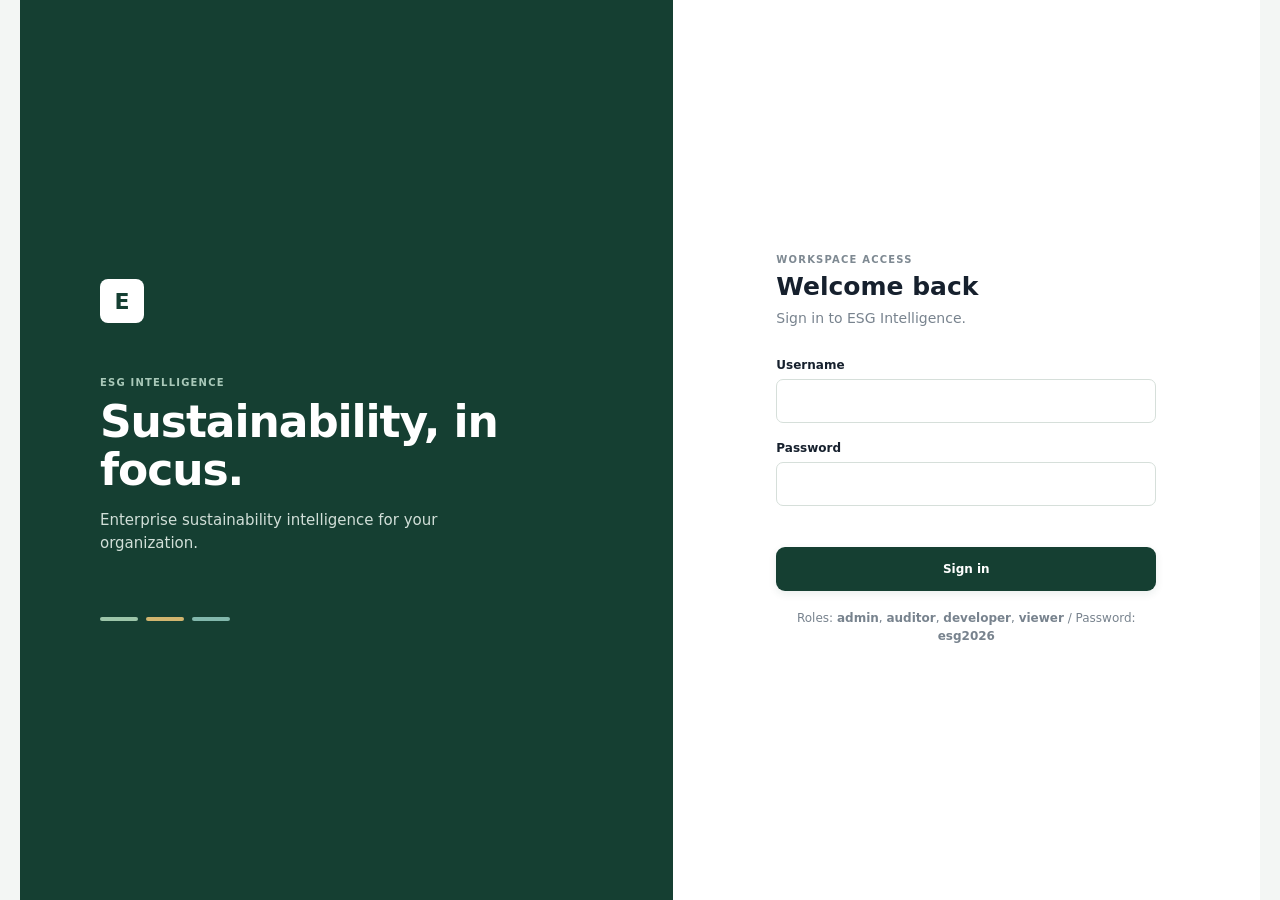
<file: integrated-frontend/index.html>
<!doctype html>
<html lang="en">
<head>
  <meta charset="UTF-8">
  <meta http-equiv="refresh" content="0; url=documents.html">
  <title>Document Intelligence — ESG Intelligence</title>
  <script>
    window.location.replace("documents.html");
  </script>
</head>
<body>
  <p>Loading Document Intelligence... If not redirected automatically, <a href="documents.html">click here</a>.</p>
</body>
</html>
</file>
<file: integrated-frontend/css/style.css>
*{box-sizing:border-box}html,body{margin:0;min-height:100%;font-family:Inter,ui-sans-serif,system-ui,-apple-system,BlinkMacSystemFont,"Segoe UI",sans-serif;color:#16202d;background:#f6f8f7}body{font-size:14px}button,input,select,textarea{font:inherit}button{cursor:pointer}a{text-decoration:none;color:inherit}.icon{font-size:16px;line-height:1}.muted{color:#78838e}.green-text{color:#16825a}.danger-text{color:#c34d4d}.warning-text{color:#a66b13}.blue-text{color:#3e70a8}.eyebrow{font-size:10px;letter-spacing:.12em;font-weight:800;color:#7e8992;margin-bottom:7px}h1,h2,h3,p{margin-top:0}h1{font-size:24px;letter-spacing:-.025em;margin-bottom:6px}h2{font-size:15px;margin-bottom:4px}h3{font-size:13px;margin-bottom:4px}p{color:#74808b;line-height:1.55}.page-content{max-width:1480px;margin:auto;padding:28px 32px 48px}.page-heading{display:flex;justify-content:space-between;align-items:flex-start;gap:24px;margin-bottom:24px}.page-heading p{margin-bottom:0}.btn{border:1px solid transparent;border-radius:9px;padding:9px 14px;font-weight:700;font-size:12px;display:inline-flex;gap:8px;align-items:center;justify-content:center;transition:.18s}.btn:hover{transform:translateY(-1px)}.btn-primary{background:#153f32;color:white;box-shadow:0 3px 8px #163f3217}.btn-primary:hover{background:#1b5644}.btn-secondary{background:#fff;border-color:#dce2df;color:#24322e}.btn-danger{background:#fff1f1;border-color:#f0d2d2;color:#b33d3d}.btn-ghost{background:transparent;border-color:transparent;color:#68757d}.btn:disabled{opacity:.55;cursor:not-allowed;transform:none}.card{background:#fff;border:1px solid #e4e9e6;border-radius:12px;box-shadow:0 3px 12px rgba(18,42,31,.035)}.score-grid{display:grid;grid-template-columns:repeat(4,1fr);gap:14px;margin-bottom:18px}.score-card{padding:17px 18px;position:relative;overflow:hidden}.score-top{display:flex;justify-content:space-between;align-items:center;color:#74808b;font-size:12px}.score-number{font-size:29px;font-weight:800;letter-spacing:-.04em;margin:10px 0 4px}.trend{font-size:11px;font-weight:700}.trend.up{color:#16825a}.trend.down{color:#c34d4d}.dashboard-grid{display:grid;grid-template-columns:2fr 1fr;gap:16px;margin-bottom:16px}.dashboard-grid.lower{grid-template-columns:1fr 1fr}.span-2{min-width:0}.section-head{display:flex;justify-content:space-between;gap:15px;align-items:flex-start;margin-bottom:15px}.section-head p{font-size:12px;margin-bottom:0}.mini-select{border:1px solid #e1e6e3;padding:7px 9px;border-radius:7px;font-size:11px;color:#64716d;background:#fafcfb}.text-link{font-size:12px;color:#187456;font-weight:700}.status-dot{width:8px;height:8px;border-radius:50%;display:inline-block}.status-dot.green{background:#43a77f}.line-chart{height:240px;position:relative;padding:8px 4px}.line-chart svg{width:100%;height:100%}.card{padding:18px}.risk-overview{display:grid;gap:9px}.risk-row{display:flex;justify-content:space-between;align-items:center;padding:10px 12px;border:1px solid #edf0ee;border-radius:8px}.risk-label{display:flex;gap:9px;align-items:center}.risk-count{font-weight:800}.finding-row,.recommendation-row{padding:12px 0;border-bottom:1px solid #edf0ee}.finding-row:last-child,.recommendation-row:last-child{border-bottom:0}.row-title{font-weight:750;font-size:12px}.row-meta{display:flex;gap:7px;align-items:center;flex-wrap:wrap;margin-top:6px}.badge{display:inline-flex;align-items:center;border-radius:999px;padding:4px 8px;font-size:10px;font-weight:800;border:1px solid transparent}.badge-high{background:#fff0ef;color:#b54343;border-color:#f1d1ce}.badge-medium{background:#fff7e8;color:#9b6819;border-color:#f0dfbb}.badge-low{background:#edf8f2;color:#287954;border-color:#cfe7d9}.badge-success{background:#edf8f2;color:#287954;border-color:#cfe7d9}.badge-processing{background:#edf4fb;color:#3d6f9d;border-color:#d5e3f1}.badge-neutral{background:#f3f5f4;color:#66736d;border-color:#e0e5e2}.table-wrap{overflow:auto;border:1px solid #e6ebe8;border-radius:10px}.data-table{width:100%;border-collapse:collapse;min-width:760px}.data-table th{text-align:left;background:#fafcfb;color:#78848c;font-size:10px;text-transform:uppercase;letter-spacing:.06em;padding:11px 13px;border-bottom:1px solid #e7ece9}.data-table td{padding:12px 13px;border-bottom:1px solid #edf0ef;font-size:12px;vertical-align:middle}.data-table tr:last-child td{border-bottom:0}.data-table tr:hover td{background:#fbfdfc}.empty-state{padding:42px;text-align:center;color:#7a868e;border:1px dashed #dce3df;border-radius:10px;background:#fbfcfc}.loading-state{padding:38px;text-align:center}.spinner{width:23px;height:23px;border:2px solid #dce6e1;border-top-color:#1d7959;border-radius:50%;animation:spin .8s linear infinite;margin:0 auto 10px}@keyframes spin{to{transform:rotate(360deg)}}.alert{padding:11px 13px;border-radius:8px;font-size:12px;margin-bottom:14px;border:1px solid}.alert-error{background:#fff4f3;color:#a83d3d;border-color:#f0d0cd}.alert-success{background:#f0faf4;color:#286e4f;border-color:#d1e8d9}.alert-info{background:#f1f7fc;color:#3e6f99;border-color:#d6e5f0}.grid-2{display:grid;grid-template-columns:1fr 1fr;gap:16px}.grid-3{display:grid;grid-template-columns:repeat(3,1fr);gap:14px}.metric{padding:15px;border:1px solid #e8ecea;border-radius:9px}.metric .value{font-size:22px;font-weight:800;margin-top:5px}.metric .label{font-size:11px;color:#7b868e}.progress{height:7px;border-radius:99px;background:#edf0ee;overflow:hidden}.progress>span{display:block;height:100%;border-radius:99px;background:#2c916d}.form-grid{display:grid;grid-template-columns:1fr 1fr;gap:15px}.field{display:flex;flex-direction:column;gap:6px}.field label{font-size:11px;font-weight:750;color:#58656d}.field input,.field select,.field textarea{width:100%;border:1px solid #dfe5e2;border-radius:8px;padding:10px 11px;outline:none;background:white;color:#26322f}.field input:focus,.field select:focus,.field textarea:focus{border-color:#76ae98;box-shadow:0 0 0 3px #4a9d7a14}.full{grid-column:1/-1}.toolbar{display:flex;gap:9px;align-items:center;flex-wrap:wrap}.toolbar .spacer{flex:1}.filter{border:1px solid #dfe5e2;border-radius:8px;background:#fff;padding:8px 10px;color:#65716e;font-size:11px}.tabs{display:flex;gap:4px;border-bottom:1px solid #e5eae7;margin-bottom:15px}.tab{padding:9px 12px;border:0;background:none;color:#7b858b;font-weight:700;font-size:11px;border-bottom:2px solid transparent}.tab.active{color:#195f48;border-bottom-color:#238260}.modal-backdrop{position:fixed;inset:0;background:#10231d4d;display:none;align-items:center;justify-content:center;z-index:100}.modal-backdrop.open{display:flex}.modal{background:white;border-radius:13px;max-width:760px;width:calc(100% - 32px);max-height:85vh;overflow:auto;box-shadow:0 20px 60px #0b21183d}.modal-head{padding:18px;border-bottom:1px solid #e8ecea;display:flex;justify-content:space-between}.modal-body{padding:18px}.toast-container{position:fixed;right:20px;bottom:20px;z-index:200;display:grid;gap:8px}.toast{background:#17372d;color:white;border-radius:9px;padding:11px 14px;font-size:12px;box-shadow:0 8px 24px #0002}.file-drop{border:1.5px dashed #bdd2c7;border-radius:10px;background:#f8fbf9;padding:20px;text-align:center}.file-drop.drag{background:#edf8f2;border-color:#2b906c}.file-drop input{display:none}.file-name{font-size:12px;font-weight:700;margin-top:9px}.evidence{background:#f8faf9;border:1px solid #e2e9e5;border-radius:9px;padding:12px}.evidence .quote{font-size:12px;line-height:1.6;color:#384640;margin-top:7px}.confidence{font-size:10px;color:#6e7a75;font-weight:700}.search-box{position:relative}.search-box input{width:240px;padding:9px 11px 9px 31px;border:1px solid #e0e5e3;border-radius:8px;background:#fff;font-size:11px}.search-box .search-icon{position:absolute;left:11px;top:8px;color:#87928d}.pill-count{background:#edf8f2;color:#2c7e5d;border-radius:999px;padding:3px 7px;font-size:9px;font-weight:800}.toggle{width:38px;height:21px;border-radius:99px;background:#cfd8d4;position:relative;border:0}.toggle.on{background:#2a8d69}.toggle:after{content:"";position:absolute;width:17px;height:17px;background:#fff;border-radius:50%;top:2px;left:2px;transition:.2s;box-shadow:0 1px 3px #0002}.toggle.on:after{left:19px}.code-block{font-family:"SFMono-Regular",Consolas,monospace;background:#17231f;color:#d9e7e0;padding:13px;border-radius:8px;font-size:11px;overflow:auto}.report-preview{background:#fff;border:1px solid #e2e7e4;border-radius:10px;min-height:400px}.report-cover{padding:28px;border-bottom:1px solid #e7ebe9}.report-section{padding:18px 28px;border-bottom:1px solid #edf0ee}.small{font-size:11px}.divider{height:1px;background:#e8ecea;margin:14px 0}
</file>
<file: integrated-frontend/css/layout.css>
:root{--sidebar:#111a25;--sidebar2:#182332;--sidebar-text:#b5bec8;--green:#2b8c69}.app-sidebar{position:fixed;left:0;top:0;bottom:0;width:236px;background:linear-gradient(180deg,#111a25,#0e1721);color:white;z-index:50;display:flex;flex-direction:column}.brand{padding:23px 19px 20px;border-bottom:1px solid #ffffff10}.brand-mark{width:30px;height:30px;border-radius:8px;background:#2b8c69;display:grid;place-items:center;font-weight:900;font-size:14px;margin-bottom:11px}.brand-title{font-size:13px;font-weight:800}.brand-sub{font-size:9px;color:#7f8c9a;margin-top:4px}.nav-label{font-size:9px;color:#667484;letter-spacing:.13em;font-weight:800;padding:20px 18px 8px}.side-nav{padding:0 9px;overflow:auto}.nav-item{display:flex;align-items:center;gap:10px;color:var(--sidebar-text);font-size:11px;font-weight:650;padding:9px 10px;border-radius:7px;margin:2px 0}.nav-item:hover{background:#ffffff08;color:white}.nav-item.active{background:#1b302b;color:#dff7eb;position:relative}.nav-item.active:before{content:"";position:absolute;left:-9px;top:5px;bottom:5px;width:2px;background:#4bb88e;border-radius:2px}.nav-icon{width:17px;text-align:center;color:#7e8b99;font-size:13px}.nav-item.active .nav-icon{color:#56ba91}.nav-badge{margin-left:auto;border-radius:99px;background:#263442;color:#d5dde3;font-size:8px;padding:3px 6px}.nav-badge.green{background:#1e4436;color:#83d3b2}.nav-badge.red{background:#572d31;color:#ff9e9e}.sidebar-bottom{margin-top:auto;padding:13px 12px;border-top:1px solid #ffffff0d}.profile-mini{display:flex;align-items:center;gap:9px;padding:8px}.avatar{width:30px;height:30px;border-radius:50%;background:#2c735b;color:white;display:grid;place-items:center;font-size:10px;font-weight:800}.profile-mini .name{font-size:10px;font-weight:750}.profile-mini .role{font-size:9px;color:#788592;margin-top:2px}.page-shell{margin-left:236px;min-height:100vh}.topbar{height:65px;background:#fff;border-bottom:1px solid #e7ebe9;display:flex;align-items:center;padding:0 30px;gap:18px;position:sticky;top:0;z-index:30}.top-title{font-size:12px;font-weight:800;color:#28352f;min-width:185px}.org-select{display:flex;align-items:center;gap:7px;font-size:11px;color:#5e6966;border-left:1px solid #e6eae8;padding-left:18px}.top-actions{margin-left:auto;display:flex;align-items:center;gap:11px}.top-icon{width:32px;height:32px;border:1px solid #e3e8e5;background:#fff;border-radius:8px;color:#66736e}.top-avatar{width:31px;height:31px;border-radius:50%;background:#d9eee5;color:#1e6d50;display:grid;place-items:center;font-size:9px;font-weight:800}.mobile-menu{display:none}.sidebar-overlay{display:none}@media(max-width:1050px){.app-sidebar{width:205px}.page-shell{margin-left:205px}.top-title{min-width:auto}.search-box input{width:180px}}@media(max-width:820px){.app-sidebar{transform:translateX(-100%);transition:.2s;width:236px}.app-sidebar.open{transform:translateX(0)}.page-shell{margin-left:0}.mobile-menu{display:inline-flex}.sidebar-overlay.open{display:block;position:fixed;inset:0;background:#0b161280;z-index:40}.topbar{padding:0 15px}.top-title{display:none}.org-select{border-left:0;padding-left:0}.search-box{display:none}.page-content{padding:22px 15px 35px}.score-grid{grid-template-columns:1fr 1fr}.dashboard-grid,.dashboard-grid.lower,.grid-2{grid-template-columns:1fr}.form-grid{grid-template-columns:1fr}.page-heading{flex-direction:column;gap:13px}.page-heading .btn{align-self:flex-start}.grid-3{grid-template-columns:1fr 1fr}}@media(max-width:520px){.score-grid,.grid-3{grid-template-columns:1fr}.topbar{height:58px}.page-content{padding-top:18px}h1{font-size:21px}.card{padding:14px}.top-actions .top-icon:nth-child(2){display:none}}
</file>
<file: integrated-frontend/css/components.css>
/* Reusable enterprise ESG components are defined in style.css. This file is intentionally kept separate so module-specific visual additions can be added safely. */
.kpi-strip{display:grid;grid-template-columns:repeat(4,1fr);gap:12px;margin-bottom:16px}
.kpi{padding:15px 16px;background:#fff;border:1px solid #e5eae7;border-radius:10px}.kpi-label{font-size:10px;color:#7b868d;text-transform:uppercase;letter-spacing:.05em}.kpi-value{font-size:24px;font-weight:850;margin:7px 0 2px}.kpi-note{font-size:10px;color:#7b868d}
.change-card{border:1px solid #e3e9e6;border-radius:10px;background:#fff;margin-bottom:12px;overflow:hidden}.change-head{padding:13px 15px;display:flex;justify-content:space-between;gap:12px;border-bottom:1px solid #edf0ee}.change-body{display:grid;grid-template-columns:1fr 1fr}.policy-pane{padding:14px;background:#fcfdfd}.policy-pane+.policy-pane{border-left:1px solid #e6ebe8}.pane-label{font-size:9px;font-weight:800;letter-spacing:.08em;color:#8a959a;margin-bottom:7px}.policy-text{font-size:12px;line-height:1.65;color:#35443e}.policy-text mark{background:#fff1a8;padding:1px 3px;border-radius:3px}.change-foot{padding:11px 15px;background:#fbfcfc;border-top:1px solid #edf0ee}.legend{display:flex;gap:12px;align-items:center;flex-wrap:wrap;font-size:10px;color:#6f7c77}.legend i{width:7px;height:7px;border-radius:50%;display:inline-block;margin-right:4px}.green-dot{background:#41a87e}.red-dot{background:#d86666}.amber-dot{background:#d59b37}.blue-dot{background:#578ab6}
@media(max-width:700px){.change-body{grid-template-columns:1fr}.policy-pane+.policy-pane{border-left:0;border-top:1px solid #e6ebe8}.kpi-strip{grid-template-columns:1fr 1fr}}

/* ─── Cloud & Carbon Module Styles (Member 4 Phase 1) ─── */
.kpi-strip-6{display:grid;grid-template-columns:repeat(6,1fr);gap:12px;margin-bottom:18px}
@media(max-width:1300px){.kpi-strip-6{grid-template-columns:repeat(3,1fr)}}
@media(max-width:680px){.kpi-strip-6{grid-template-columns:1fr 1fr}}
@media(max-width:440px){.kpi-strip-6{grid-template-columns:1fr}}

.chart-grid{display:grid;grid-template-columns:1fr 1fr;gap:16px}
@media(max-width:980px){.chart-grid{grid-template-columns:1fr}}

.file-preview-card{display:flex;align-items:center;justify-content:space-between;gap:12px;padding:12px 14px;background:#fff;border:1px solid #dfe5e2;border-radius:8px;margin-top:10px}
.file-preview-card .file-info{display:flex;align-items:center;gap:10px}
.file-preview-card .file-icon{width:32px;height:32px;border-radius:6px;background:#edf8f2;color:#287954;display:grid;place-items:center;font-weight:800;font-size:11px}

.flow-grid{display:grid;grid-template-columns:repeat(4,1fr);gap:12px}
@media(max-width:1050px){.flow-grid{grid-template-columns:repeat(2,1fr)}}
@media(max-width:560px){.flow-grid{grid-template-columns:1fr}}
.flow-step{background:#fafcfb;border:1px solid #e3e9e6;border-radius:10px;padding:14px;position:relative}
.flow-step .step-num{display:inline-block;width:20px;height:20px;border-radius:50%;background:#153f32;color:white;font-size:10px;font-weight:800;text-align:center;line-height:20px;margin-bottom:8px}
.flow-step h3{font-size:12px;font-weight:750;margin-bottom:6px;color:#24322e}
.flow-step p{font-size:11px;line-height:1.55;color:#67747e;margin:0}

.mini-bar-wrap{display:flex;align-items:center;gap:8px}
.mini-bar{width:60px;height:6px;background:#edf0ee;border-radius:3px;overflow:hidden}
.mini-bar-fill{height:100%;border-radius:3px;background:#2b8c69}
.mini-bar-fill.warn{background:#d59b37}
.mini-bar-fill.danger{background:#d86666}

.sortable-th{cursor:pointer;user-select:none;transition:background .15s}
.sortable-th:hover{background:#f1f6f3!important;color:#18533f}
.sort-indicator{font-size:9px;margin-left:4px;color:#879590}

.sample-chip{padding:4px 9px;border:1px solid #d5dfdb;background:#fff;border-radius:6px;font-size:10px;font-weight:600;color:#455550;cursor:pointer;transition:.15s}
.sample-chip:hover{background:#edf6f1;border-color:#2b8c69;color:#1b5644}

.chart-unavailable{height:180px;display:flex;flex-direction:column;align-items:center;justify-content:center;background:#fafcfb;border:1px dashed #e1e7e4;border-radius:8px;color:#87948e;font-size:11px;text-align:center;padding:20px}

/* ─── Unified Enterprise Dashboard Styles (Member 5 Phase 5D) ─── */
.module-health-strip{display:grid;grid-template-columns:repeat(5,1fr);gap:12px;margin-bottom:18px}
@media(max-width:1200px){.module-health-strip{grid-template-columns:repeat(3,1fr)}}
@media(max-width:768px){.module-health-strip{grid-template-columns:1fr 1fr}}
@media(max-width:480px){.module-health-strip{grid-template-columns:1fr}}
.module-card{background:#fff;border:1px solid #e3e9e6;border-radius:10px;padding:12px 14px;display:flex;flex-direction:column;justify-content:space-between}
.module-card-head{display:flex;justify-content:space-between;align-items:center;margin-bottom:8px}
.module-card-name{font-size:11px;font-weight:800;color:#24322e}
.module-card-badges{display:flex;gap:5px;align-items:center;flex-wrap:wrap}
.module-card-note{font-size:10px;color:#74808b;line-height:1.45;margin-top:6px}
.dashboard-toolbar{display:flex;align-items:center;justify-content:space-between;gap:12px;background:#fff;border:1px solid #e4e9e6;border-radius:10px;padding:10px 14px;margin-bottom:18px;flex-wrap:wrap}
.dashboard-filter-group{display:flex;align-items:center;gap:10px;flex-wrap:wrap}
.dashboard-filter-group label{font-size:11px;font-weight:750;color:#5c6972}
.badge-online{background:#edf8f2;color:#287954;border-color:#cfe7d9}
.badge-offline{background:#fbf0f0;color:#a83d3d;border-color:#f1d1ce}
.badge-degraded{background:#fff7e8;color:#9b6819;border-color:#f0dfbb}
.badge-not-evaluated{background:#f1f4f6;color:#697882;border-color:#dce3e7}
.badge-not-assessed{background:#f1f4f6;color:#697882;border-color:#dce3e7}
.badge-no-session{background:#f5f4fa;color:#625c84;border-color:#e1def0}
.badge-active{background:#edf8f2;color:#287954;border-color:#cfe7d9}
.deep-dive-grid{display:grid;grid-template-columns:repeat(4,1fr);gap:14px;margin-bottom:18px}
@media(max-width:1100px){.deep-dive-grid{grid-template-columns:repeat(2,1fr)}}
@media(max-width:580px){.deep-dive-grid{grid-template-columns:1fr}}
.deep-dive-card{background:#fff;border:1px solid #e4e9e6;border-radius:10px;padding:14px}
.deep-dive-card h3{font-size:12px;font-weight:800;color:#263430;margin-bottom:6px;display:flex;align-items:center;justify-content:space-between}
.deep-dive-metric{font-size:20px;font-weight:850;color:#153f32;margin:6px 0}
.deep-dive-desc{font-size:11px;color:#74808b;line-height:1.45;margin:0}

/* ─── Platform Audit & Notification Styles (Member 5 Phase 5F) ─── */
.notif-btn{position:relative}
.notif-badge{position:absolute;top:-4px;right:-4px;background:#d84949;color:#fff;border-radius:10px;font-size:9px;font-weight:800;padding:1px 5px;line-height:1;min-width:14px;text-align:center;box-shadow:0 0 0 2px #fff}
.notif-panel{position:fixed;top:66px;right:24px;width:400px;max-height:560px;background:#fff;border:1px solid #dfe5e2;border-radius:12px;box-shadow:0 12px 36px rgba(17,26,37,.14);z-index:999;display:flex;flex-direction:column;overflow:hidden}
.notif-panel-head{padding:12px 16px;border-bottom:1px solid #edf1ef;display:flex;align-items:center;justify-content:space-between;background:#fcfdfd}
.notif-panel-head h3{font-size:13px;font-weight:800;color:#24322e;margin:0}
.notif-panel-body{overflow-y:auto;max-height:440px;padding:8px}
.notif-item{padding:10px 12px;border-radius:8px;border:1px solid #edf1ef;margin-bottom:6px;transition:.15s;background:#fff;display:flex;flex-direction:column;gap:4px;position:relative}
.notif-item.unread{background:#f6fbf9;border-color:#d4ebe0}
.notif-item:hover{background:#f9fbfb}
.notif-meta{display:flex;align-items:center;gap:6px;font-size:10px}
.notif-time{font-size:10px;color:#8a969f;margin-left:auto}
.notif-title{font-size:12px;font-weight:750;color:#24322e}
.notif-msg{font-size:11px;color:#5a6872;line-height:1.4}
.notif-actions{display:flex;align-items:center;gap:8px;margin-top:4px}
.notif-actions a{font-size:11px;color:#2b8c69;font-weight:700;text-decoration:none}
.notif-actions button{font-size:10px;padding:2px 7px;border-radius:4px;background:#edf3f0;border:1px solid #d5dfdb;cursor:pointer}
.notif-actions button:hover{background:#dfebe5}
.badge-critical{background:#fbeeed;color:#b23535;border-color:#f4d0ce}
.badge-warning{background:#fdf6e9;color:#9b6d19;border-color:#f5e2bf}
.badge-info{background:#edf4fa;color:#266ea6;border-color:#cee2f2}
.badge-success{background:#edf8f2;color:#287954;border-color:#cfe7d9}

.audit-table-wrap{background:#fff;border:1px solid #e3e9e6;border-radius:10px;overflow-x:auto;margin-top:14px}
.audit-table{width:100%;border-collapse:collapse;font-size:11px}
.audit-table th{background:#f9fbfa;padding:10px 12px;text-align:left;font-weight:750;color:#596761;border-bottom:1px solid #e3e9e6;white-space:nowrap}
.audit-table td{padding:9px 12px;border-bottom:1px solid #edf1ef;color:#33423d}
.audit-table tr:hover td{background:#fafcfb}
.audit-json-btn{cursor:pointer;padding:2px 6px;border-radius:4px;border:1px solid #d5dfdb;background:#f8faf9;font-size:10px;font-weight:600}
.audit-restricted{padding:36px;text-align:center;background:#fff;border:1px solid #e3e9e6;border-radius:10px;margin-top:14px}
.audit-filter-bar{display:flex;align-items:center;gap:10px;flex-wrap:wrap;background:#fff;padding:12px 14px;border:1px solid #e4e9e6;border-radius:10px;margin-bottom:14px}
.audit-filter-bar select, .audit-filter-bar input{padding:6px 9px;border:1px solid #d5dfdb;border-radius:6px;font-size:11px}
.immutability-badge{display:inline-flex;align-items:center;gap:6px;padding:4px 10px;background:#edf8f2;border:1px solid #c8e8d8;border-radius:6px;font-size:10px;font-weight:750;color:#18533f}
</file>
<file: integrated-frontend/css/login.css>
.login-page{min-height:100vh;background:#f3f6f4}.login-layout{min-height:100vh;display:grid;grid-template-columns:minmax(320px,1fr) minmax(360px,.9fr);max-width:1240px;margin:auto;background:#fff}.login-brand{position:relative;overflow:hidden;padding:80px;display:flex;flex-direction:column;justify-content:center;background:#153f32;color:#fff}.login-brand .brand-mark{width:44px;height:44px;display:grid;place-items:center;background:#fff;color:#153f32;font-weight:900;font-size:22px;border-radius:8px;margin-bottom:52px}.login-brand .eyebrow{color:#a9c9b9}.login-brand h1{font-size:44px;line-height:1.08;max-width:440px;margin:0 0 16px}.login-copy{max-width:360px;color:#d1dfd8;font-size:15px}.login-accent{display:flex;gap:8px;margin-top:46px}.login-accent span{height:4px;width:38px;background:#9cc5a9;border-radius:3px}.login-accent span:nth-child(2){background:#d1b56f}.login-accent span:nth-child(3){background:#82b8ac}.login-form-wrap{display:grid;place-items:center;padding:36px}.login-form{width:min(100%,380px);display:flex;flex-direction:column}.login-form h2{font-size:25px;margin:0 0 7px}.login-form>p{margin:0 0 28px}.login-form label{font-weight:700;font-size:12px;margin:0 0 7px}.login-form input{height:44px;border:1px solid #d6dfda;border-radius:7px;padding:0 12px;margin-bottom:18px;color:#16202d;background:#fff}.login-form input:focus{outline:2px solid #9bc4ae;outline-offset:1px}.login-submit{width:100%;height:44px;margin-top:2px}.login-error{min-height:20px;color:#bd4848;font-size:12px;margin:-7px 0 8px}.demo-hint{text-align:center;font-size:12px;margin:18px 0 0!important;color:#78838e}@media(max-width:720px){.login-layout{grid-template-columns:1fr}.login-brand{min-height:260px;padding:32px}.login-brand h1{font-size:34px}.login-brand .brand-mark{margin-bottom:28px}.login-accent{margin-top:22px}.login-form-wrap{padding:38px 24px 56px}}
</file>
